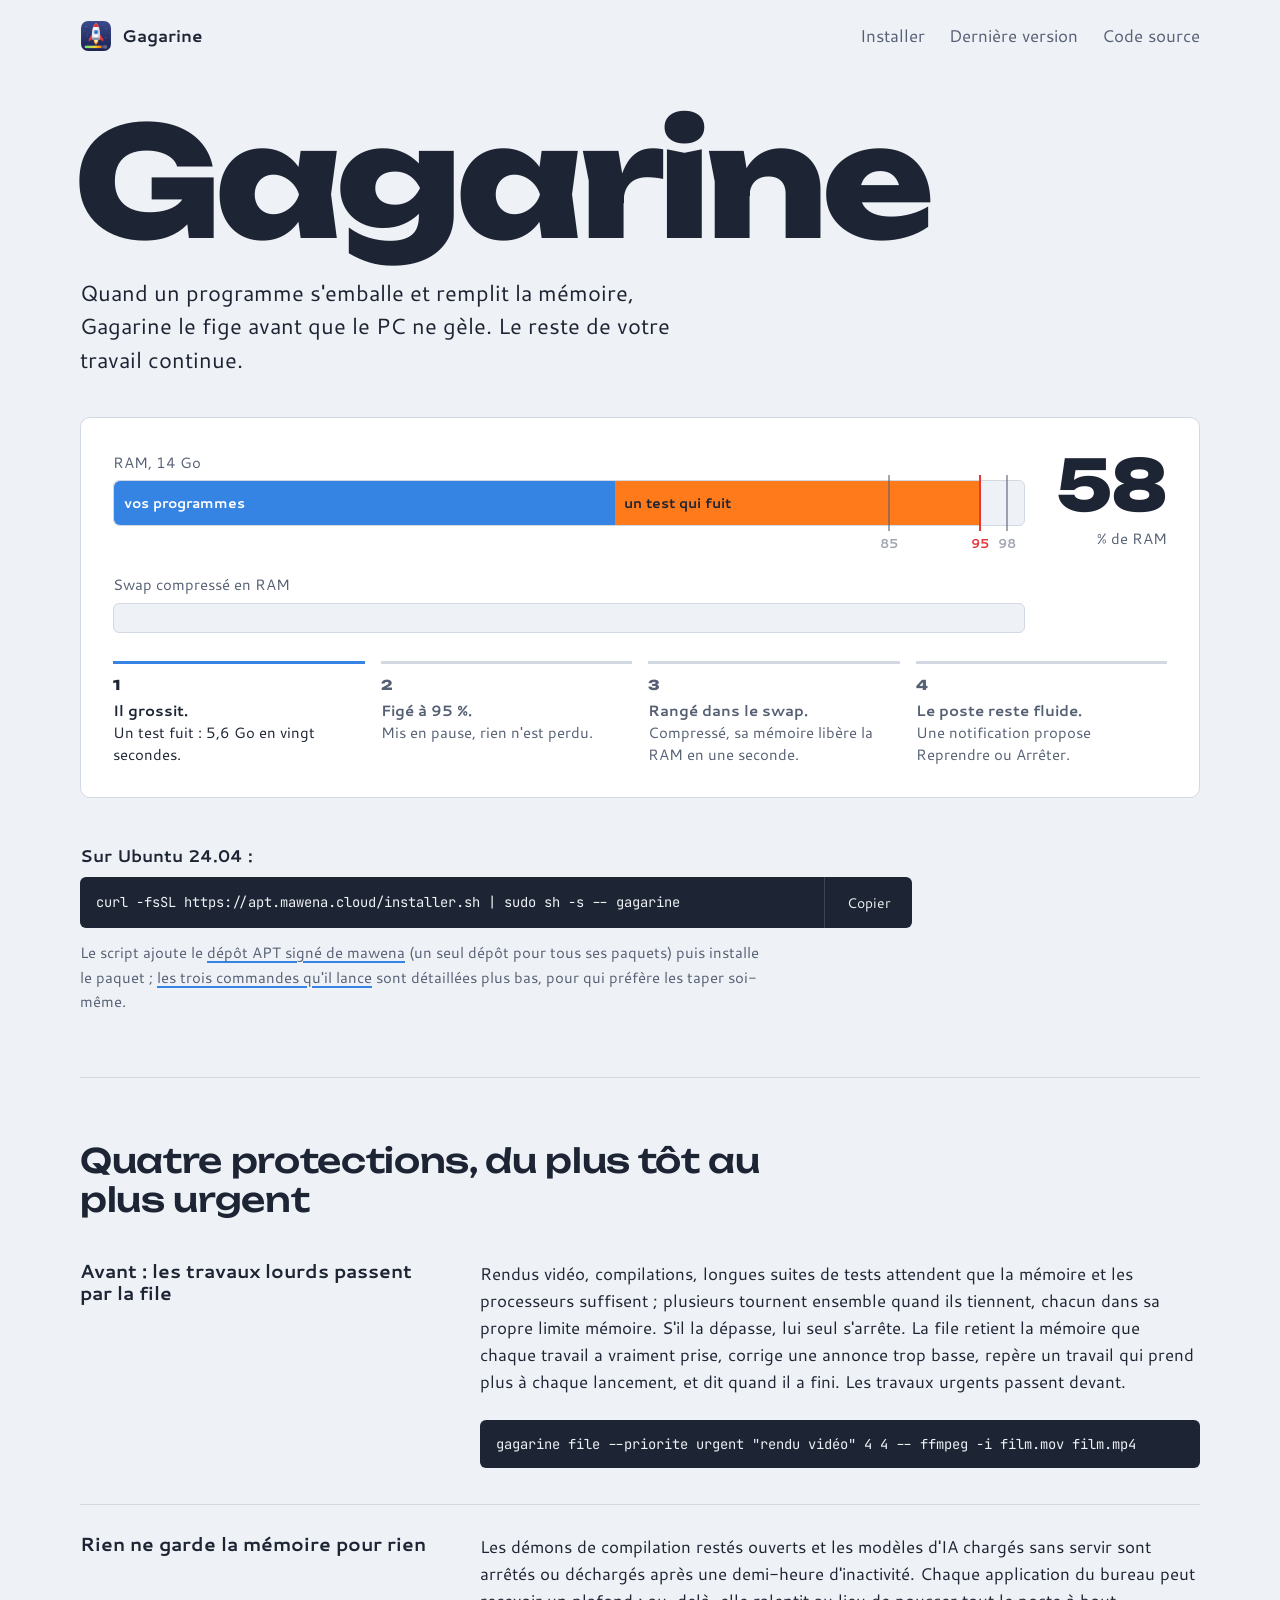
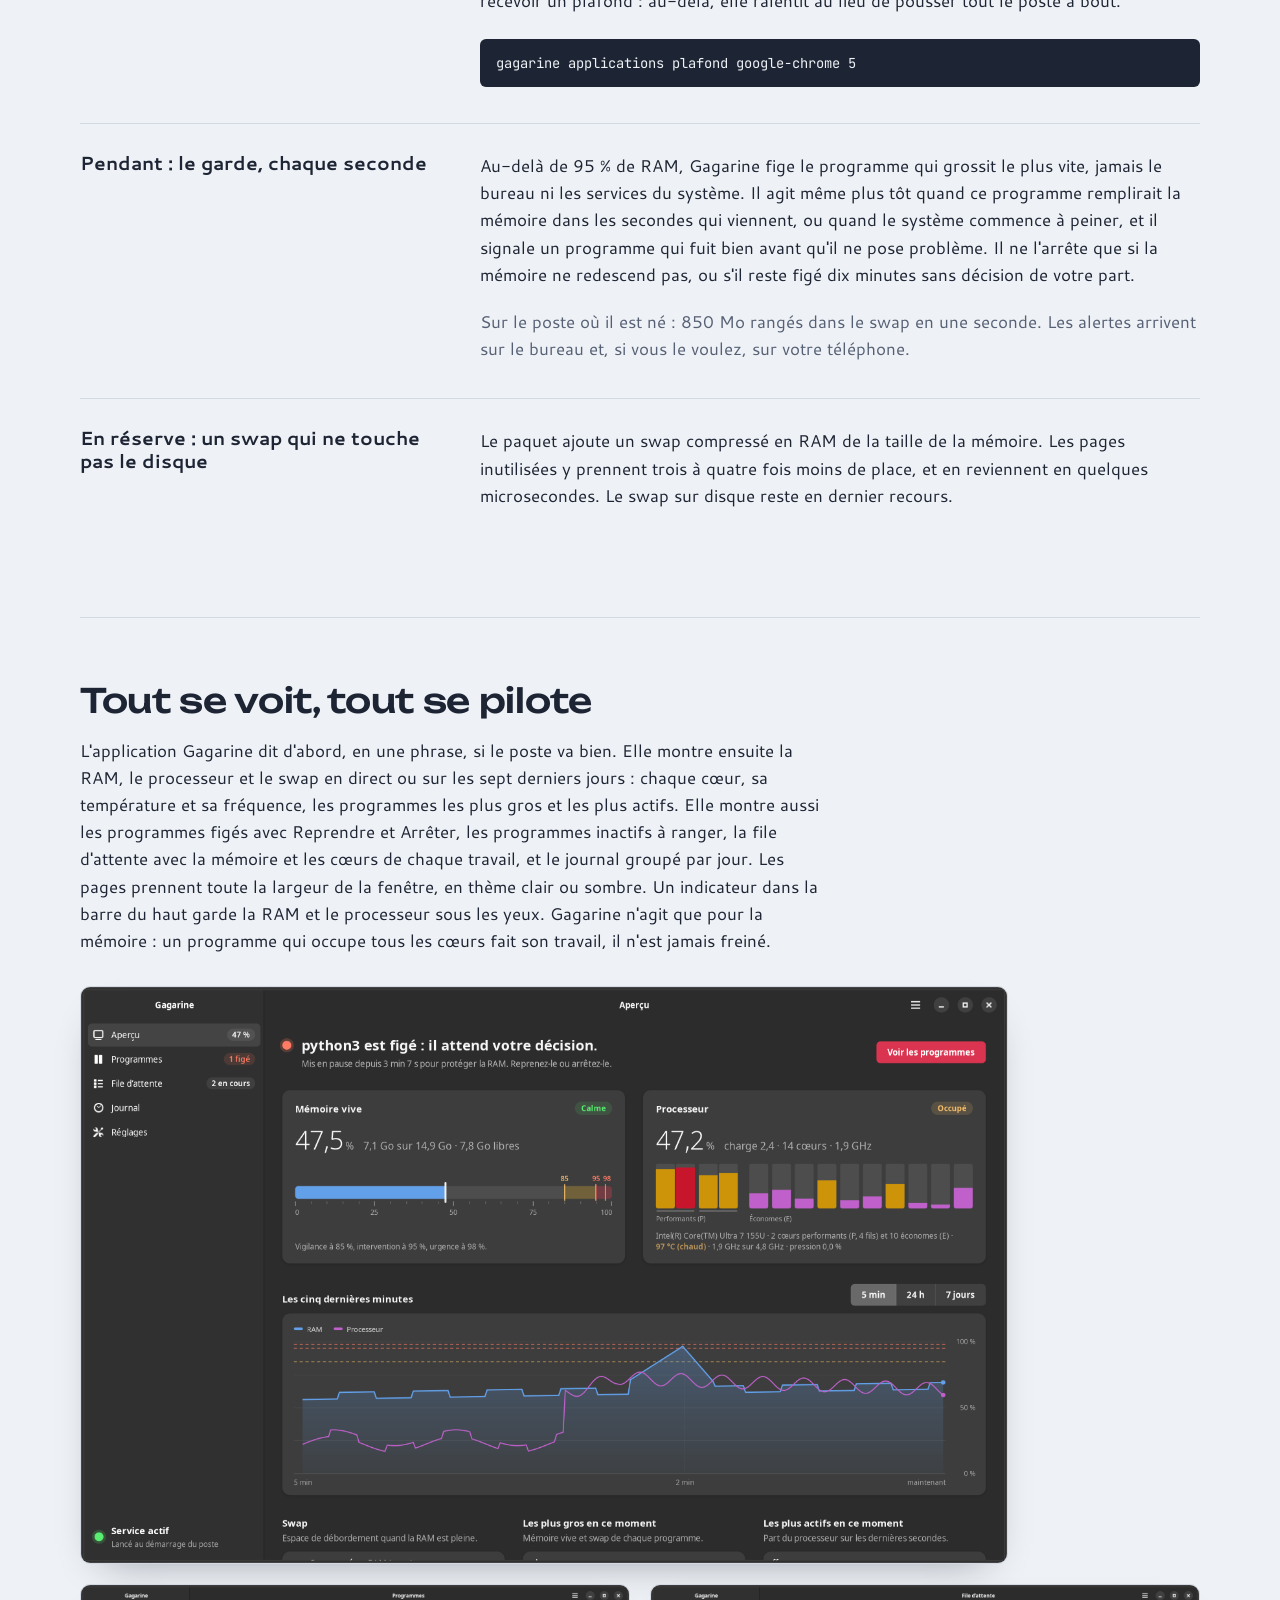
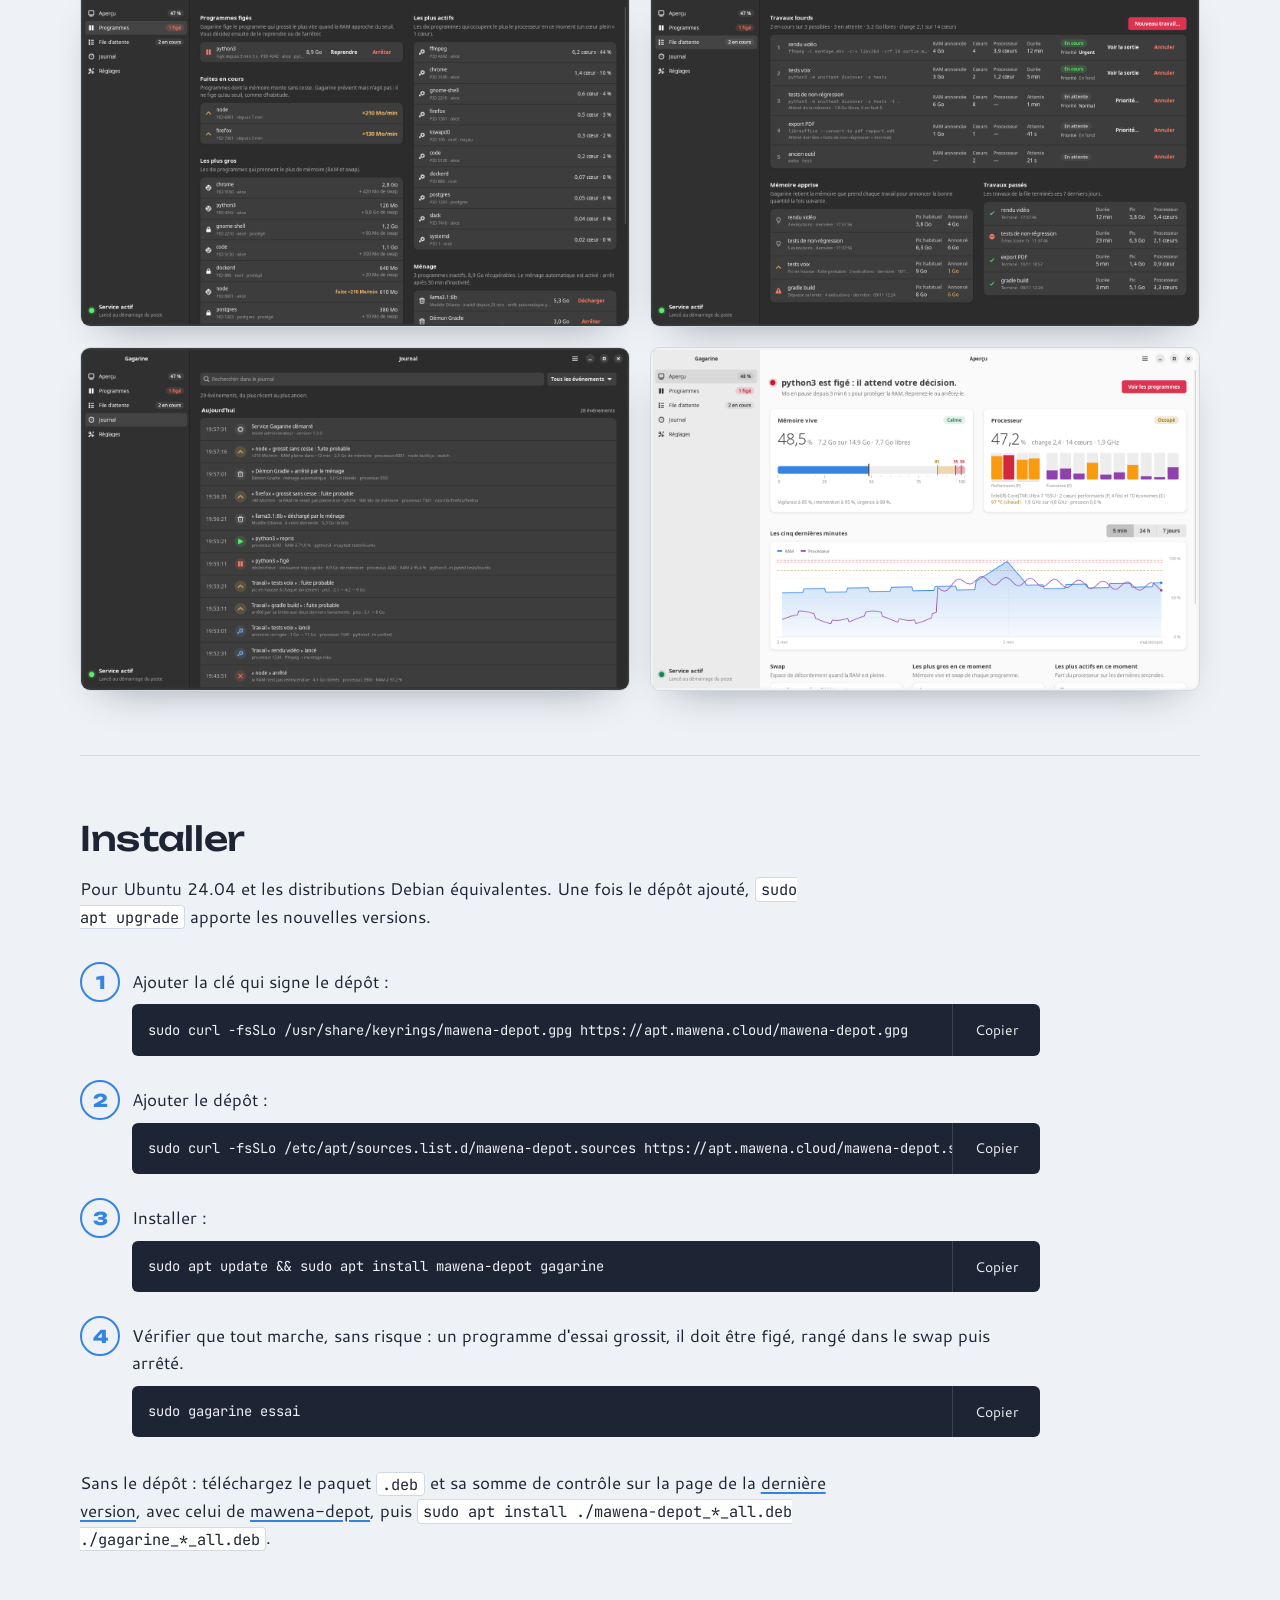
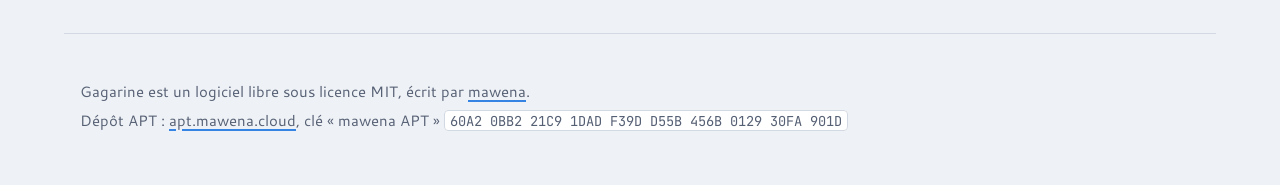
<file: index.html>
<!doctype html>
<html lang="fr">
<head>
<meta charset="utf-8">
<meta name="viewport" content="width=device-width, initial-scale=1">
<title>Gagarine, le garde-RAM du poste Linux</title>
<meta name="description" content="Gagarine fige le programme qui remplit la mémoire avant que le PC ne gèle. File d'attente des travaux lourds, swap compressé, interface GNOME. Installation par apt sur Ubuntu.">
<meta name="theme-color" content="#eef1f5" media="(prefers-color-scheme: light)">
<meta name="theme-color" content="#141a26" media="(prefers-color-scheme: dark)">
<link rel="icon" href="icone.svg" type="image/svg+xml">
<link rel="preconnect" href="https://fonts.googleapis.com">
<link rel="preconnect" href="https://fonts.gstatic.com" crossorigin>
<link href="https://fonts.googleapis.com/css2?family=Cantarell:wght@400;700&family=JetBrains+Mono:wght@400;600&family=Unbounded:wght@500;800&display=swap" rel="stylesheet">
<link rel="stylesheet" href="style.css">
</head>
<body>

<header class="entete">
  <a class="marque" href="./"><img src="icone.svg" alt="" width="32" height="32"><span>Gagarine</span></a>
  <nav aria-label="Liens du projet">
    <a href="#installer">Installer</a>
    <a href="https://github.com/mawena/gagarine/releases/latest">Dernière version</a>
    <a href="https://github.com/mawena/gagarine">Code source</a>
  </nav>
</header>

<main>
  <section class="ouverture" aria-labelledby="titre">
    <h1 id="titre">Gagarine</h1>
    <p class="chapeau">Quand un programme s'emballe et remplit la mémoire, Gagarine le fige avant que le PC ne gèle. Le reste de votre travail continue.</p>

    <figure class="scene" aria-describedby="scene-texte">
      <div class="compteur" aria-hidden="true"><span class="compteur-valeur" id="compteur">55</span><span class="compteur-unite">% de RAM</span></div>

      <div class="piste piste-ram" aria-hidden="true">
        <div class="piste-nom">RAM, 14 Go</div>
        <div class="rail">
          <div class="seg seg-autres" style="--l: 55%"><span>vos programmes</span></div>
          <div class="seg seg-coupable" id="coupable"><span>un test qui fuit</span></div>
          <div class="seg seg-zram" id="zram-ram"></div>
          <i class="repere" style="--x: 85%"><b>85</b></i>
          <i class="repere repere-seuil" style="--x: 95%"><b>95</b></i>
          <i class="repere" style="--x: 98%"><b>98</b></i>
        </div>
      </div>

      <div class="piste piste-swap" aria-hidden="true">
        <div class="piste-nom">Swap compressé en RAM</div>
        <div class="rail rail-swap">
          <div class="seg seg-range" id="range"><span>5,6 Go rangés dans 1,6 Go</span></div>
        </div>
      </div>

      <ol class="etapes" id="etapes">
        <li data-etape="1"><strong>Il grossit.</strong> Un test fuit : 5,6 Go en vingt secondes.</li>
        <li data-etape="2"><strong>Figé à 95 %.</strong> Mis en pause, rien n'est perdu.</li>
        <li data-etape="3"><strong>Rangé dans le swap.</strong> Compressé, sa mémoire libère la RAM en une seconde.</li>
        <li data-etape="4"><strong>Le poste reste fluide.</strong> Une notification propose Reprendre ou Arrêter.</li>
      </ol>
      <figcaption id="scene-texte" class="lecteur">Illustration : la RAM monte de 55 à 95 % à cause d'un test qui fuit ; Gagarine le fige, le range dans le swap compressé, et la RAM redescend à 66 %.</figcaption>
      <button class="rejouer" id="rejouer" type="button" hidden>Rejouer</button>
    </figure>

    <div class="installation-courte">
      <p>Sur Ubuntu 24.04 :</p>
      <div class="commande">
        <pre><code id="cmd-courte">curl -fsSL https://apt.mawena.cloud/installer.sh | sudo sh -s -- gagarine</code></pre>
        <button type="button" class="copier" data-cible="cmd-courte">Copier</button>
      </div>
      <p class="nuance">Le script ajoute le <a href="https://apt.mawena.cloud/">dépôt APT signé de mawena</a> (un seul dépôt pour tous ses paquets) puis installe le paquet ; <a href="#installer">les trois commandes qu'il lance</a> sont détaillées plus bas, pour qui préfère les taper soi-même.</p>
    </div>
  </section>

  <section class="protections" aria-labelledby="protections-titre">
    <h2 id="protections-titre">Quatre protections, du plus tôt au plus urgent</h2>

    <div class="protection">
      <h3>Avant : les travaux lourds passent par la file</h3>
      <p>Rendus vidéo, compilations, longues suites de tests attendent que la mémoire et les processeurs suffisent ; plusieurs tournent ensemble quand ils tiennent, chacun dans sa propre limite mémoire. S'il la dépasse, lui seul s'arrête. La file retient la mémoire que chaque travail a vraiment prise, corrige une annonce trop basse, repère un travail qui prend plus à chaque lancement, et dit quand il a fini. Les travaux urgents passent devant.</p>
      <pre class="exemple"><code>gagarine file --priorite urgent "rendu vidéo" 4 4 -- ffmpeg -i film.mov film.mp4</code></pre>
    </div>

    <div class="protection">
      <h3>Rien ne garde la mémoire pour rien</h3>
      <p>Les démons de compilation restés ouverts et les modèles d'IA chargés sans servir sont arrêtés ou déchargés après une demi-heure d'inactivité. Chaque application du bureau peut recevoir un plafond : au-delà, elle ralentit au lieu de pousser tout le poste à bout.</p>
      <pre class="exemple"><code>gagarine applications plafond google-chrome 5</code></pre>
    </div>

    <div class="protection">
      <h3>Pendant : le garde, chaque seconde</h3>
      <p>Au-delà de 95 % de RAM, Gagarine fige le programme qui grossit le plus vite, jamais le bureau ni les services du système. Il agit même plus tôt quand ce programme remplirait la mémoire dans les secondes qui viennent, ou quand le système commence à peiner, et il signale un programme qui fuit bien avant qu'il ne pose problème. Il ne l'arrête que si la mémoire ne redescend pas, ou s'il reste figé dix minutes sans décision de votre part.</p>
      <p class="fait">Sur le poste où il est né : 850 Mo rangés dans le swap en une seconde. Les alertes arrivent sur le bureau et, si vous le voulez, sur votre téléphone.</p>
    </div>

    <div class="protection">
      <h3>En réserve : un swap qui ne touche pas le disque</h3>
      <p>Le paquet ajoute un swap compressé en RAM de la taille de la mémoire. Les pages inutilisées y prennent trois à quatre fois moins de place, et en reviennent en quelques microsecondes. Le swap sur disque reste en dernier recours.</p>
    </div>
  </section>

  <section class="ecrans" aria-labelledby="ecrans-titre">
    <h2 id="ecrans-titre">Tout se voit, tout se pilote</h2>
    <p>L'application Gagarine dit d'abord, en une phrase, si le poste va bien. Elle montre ensuite la RAM, le processeur et le swap en direct ou sur les sept derniers jours : chaque cœur, sa température et sa fréquence, les programmes les plus gros et les plus actifs. Elle montre aussi les programmes figés avec Reprendre et Arrêter, les programmes inactifs à ranger, la file d'attente avec la mémoire et les cœurs de chaque travail, et le journal groupé par jour. Les pages prennent toute la largeur de la fenêtre, en thème clair ou sombre. Un indicateur dans la barre du haut garde la RAM et le processeur sous les yeux. Gagarine n'agit que pour la mémoire : un programme qui occupe tous les cœurs fait son travail, il n'est jamais freiné.</p>
    <div class="galerie">
      <figure class="capture capture-grande">
        <img src="captures/apercu-large.png" alt="Page Aperçu : phrase d'état avec son voyant, échelle graduée de la RAM, cœurs du processeur et courbe des cinq dernières minutes" width="1430" height="890" loading="lazy">
      </figure>
      <figure class="capture">
        <img src="captures/programmes-large.png" alt="Page Programmes en deux colonnes : programme figé avec Reprendre et Arrêter, fuites, plus gros et plus actifs" width="1430" height="890" loading="lazy">
      </figure>
      <figure class="capture">
        <img src="captures/file-large.png" alt="Page File d'attente : travaux en colonnes (RAM, cœurs, processeur, durée), mémoire apprise et travaux passés" width="1430" height="890" loading="lazy">
      </figure>
      <figure class="capture">
        <img src="captures/journal-large.png" alt="Page Journal : événements groupés par jour, l'heure à gauche comme une frise" width="1430" height="890" loading="lazy">
      </figure>
      <figure class="capture">
        <img src="captures/apercu-clair.png" alt="Page Aperçu en thème clair" width="1430" height="890" loading="lazy">
      </figure>
    </div>
  </section>

  <section class="installer" id="installer" aria-labelledby="installer-titre">
    <h2 id="installer-titre">Installer</h2>
    <p>Pour Ubuntu 24.04 et les distributions Debian équivalentes. Une fois le dépôt ajouté, <code>sudo apt upgrade</code> apporte les nouvelles versions.</p>
    <ol class="pas">
      <li>
        <p>Ajouter la clé qui signe le dépôt :</p>
        <div class="commande"><pre><code id="cmd-cle">sudo curl -fsSLo /usr/share/keyrings/mawena-depot.gpg https://apt.mawena.cloud/mawena-depot.gpg</code></pre><button type="button" class="copier" data-cible="cmd-cle">Copier</button></div>
      </li>
      <li>
        <p>Ajouter le dépôt :</p>
        <div class="commande"><pre><code id="cmd-source">sudo curl -fsSLo /etc/apt/sources.list.d/mawena-depot.sources https://apt.mawena.cloud/mawena-depot.sources</code></pre><button type="button" class="copier" data-cible="cmd-source">Copier</button></div>
      </li>
      <li>
        <p>Installer :</p>
        <div class="commande"><pre><code id="cmd-installer">sudo apt update && sudo apt install mawena-depot gagarine</code></pre><button type="button" class="copier" data-cible="cmd-installer">Copier</button></div>
      </li>
      <li>
        <p>Vérifier que tout marche, sans risque : un programme d'essai grossit, il doit être figé, rangé dans le swap puis arrêté.</p>
        <div class="commande"><pre><code id="cmd-essai">sudo gagarine essai</code></pre><button type="button" class="copier" data-cible="cmd-essai">Copier</button></div>
      </li>
    </ol>
    <p>Sans le dépôt : téléchargez le paquet <code>.deb</code> et sa somme de contrôle sur la page de la <a href="https://github.com/mawena/gagarine/releases/latest">dernière version</a>, avec celui de <a href="https://apt.mawena.cloud/pool/main/depot/mawena-depot_0.2.1_all.deb">mawena-depot</a>, puis <code>sudo apt install ./mawena-depot_*_all.deb ./gagarine_*_all.deb</code>.</p>
  </section>
</main>

<footer class="pied">
  <p>Gagarine est un logiciel libre sous licence MIT, écrit par <a href="https://github.com/mawena">mawena</a>.</p>
  <p>Dépôt APT : <a href="https://apt.mawena.cloud/">apt.mawena.cloud</a>, clé « mawena APT » <code>60A2 0BB2 21C9 1DAD F39D D55B 456B 0129 30FA 901D</code></p>
</footer>

<script src="gagarine.js" defer></script>
</body>
</html>
</file>
<file: style.css>
/* Gagarine : page d'accueil. Couleurs reprises de l'icône (fusée, flamme) et de GNOME (bleu Adwaita). */
:root {
  --fond: #eef1f5;          /* aluminium, comme le métal de la fusée */
  --surface: #ffffff;
  --encre: #1d2433;
  --discret: #566074;
  --trait: #d3d9e2;
  --ram: #3584e4;           /* bleu de la jauge de l'application */
  --flamme: #ff7a1a;        /* le programme qui s'emballe */
  --givre: #9fd0f2;         /* figé */
  --givre-fonce: #5fa8dc;
  --seuil: #e5383b;         /* rouge de l'icône */
  --code-fond: #1d2433;
  --code-encre: #eef1f5;
  --rayon: 6px;
  --large: 72rem;
  --texte: 68ch;
  color-scheme: light dark;
}

@media (prefers-color-scheme: dark) {
  :root {
    --fond: #141a26;
    --surface: #1c2433;
    --encre: #e6eaf1;
    --discret: #9aa4b6;
    --trait: #2e3850;
    --givre: #8cc4ec;
    --givre-fonce: #4f97cc;
    --code-fond: #0f141d;
    --code-encre: #e6eaf1;
  }
}

*, *::before, *::after { box-sizing: border-box; }

html { -webkit-text-size-adjust: 100%; scroll-behavior: smooth; }
@media (prefers-reduced-motion: reduce) { html { scroll-behavior: auto; } }

body {
  margin: 0;
  background: var(--fond);
  color: var(--encre);
  font-family: Cantarell, "Noto Sans", "DejaVu Sans", system-ui, sans-serif;
  font-size: 1.0625rem;
  line-height: 1.6;
}

a { color: inherit; text-decoration-color: var(--ram); text-decoration-thickness: 2px; text-underline-offset: 3px; }
a:hover { color: var(--ram); }
:focus-visible { outline: 3px solid var(--ram); outline-offset: 3px; border-radius: 2px; }

code, pre { font-family: "JetBrains Mono", "DejaVu Sans Mono", ui-monospace, monospace; font-size: 0.9em; }
p code, li > p code { background: var(--surface); border: 1px solid var(--trait); border-radius: 4px; padding: 0.05em 0.35em; }

h1, h2, h3 { font-family: Unbounded, Cantarell, sans-serif; line-height: 1.15; margin: 0; }
h2 { font-weight: 500; font-size: clamp(1.5rem, 3.2vw, 2.1rem); letter-spacing: -0.01em; max-width: 24ch; }
h3 { font-family: Cantarell, sans-serif; font-weight: 700; font-size: 1.2rem; }

.lecteur { position: absolute; width: 1px; height: 1px; overflow: hidden; clip: rect(0 0 0 0); white-space: nowrap; }

/* ---- En-tête ---------------------------------------------------------------------------------------------------- */
.entete {
  max-width: var(--large); margin: 0 auto; padding: 1.25rem 1rem;
  display: flex; flex-wrap: wrap; gap: 0.75rem 2rem; align-items: center; justify-content: space-between;
}
.marque { display: inline-flex; align-items: center; gap: 0.6rem; text-decoration: none; font-weight: 700; }
.entete nav { display: flex; flex-wrap: wrap; gap: 0.25rem 1.5rem; }
.entete nav a { text-decoration: none; color: var(--discret); }
.entete nav a:hover { color: var(--encre); text-decoration: underline; text-decoration-color: var(--ram); }

main { max-width: var(--large); margin: 0 auto; padding: 0 1rem; }

/* ---- Ouverture : le nom, puis la scène de la jauge --------------------------------------------------------------- */
.ouverture { padding: 2.5rem 0 4rem; }
h1 {
  font-weight: 800;
  font-size: clamp(3.4rem, 13vw, 9.5rem);
  letter-spacing: -0.035em;
  line-height: 0.92;
  margin-left: -0.04em;
}
.chapeau { font-size: clamp(1.15rem, 2.2vw, 1.4rem); line-height: 1.5; max-width: 46ch; margin: 1.5rem 0 2.5rem; }

.scene {
  margin: 0;
  background: var(--surface);
  border: 1px solid var(--trait);
  border-radius: 10px;
  padding: clamp(1rem, 3vw, 2rem);
  display: grid;
  grid-template-columns: 1fr auto;
  grid-template-areas: "ram compteur" "swap compteur" "etapes etapes";
  gap: 1.25rem 2rem;
  position: relative;
}
.piste-ram { grid-area: ram; }
.piste-swap { grid-area: swap; }
.etapes { grid-area: etapes; }
.compteur { grid-area: compteur; align-self: start; text-align: right; font-family: Unbounded, sans-serif; }
.compteur-valeur { display: block; font-size: clamp(2.6rem, 7vw, 4.4rem); font-weight: 800; line-height: 1; font-variant-numeric: tabular-nums; }
.compteur-unite { display: block; color: var(--discret); font-family: Cantarell, sans-serif; font-size: 0.95rem; margin-top: 0.35rem; }
.scene.alerte .compteur-valeur { color: var(--seuil); }

.piste-nom { font-size: 0.95rem; color: var(--discret); margin-bottom: 0.4rem; }
.rail {
  position: relative; height: 46px;
  background: var(--fond); border: 1px solid var(--trait); border-radius: var(--rayon);
  margin-bottom: 1.6rem;             /* place pour les chiffres des repères */
}
.rail-swap { height: 30px; margin-bottom: 0; }

.seg {
  position: absolute; top: 0; bottom: 0; left: var(--d, 0%); width: var(--l, 0%);
  display: flex; align-items: center; overflow: hidden; white-space: nowrap;
  font-size: 0.85rem; font-weight: 700;
}
.seg span { padding: 0 0.6rem; }
.seg-autres { --d: 0%; background: var(--ram); color: #fff; border-radius: var(--rayon) 0 0 var(--rayon); }
.seg-coupable {
  --d: 55%; background: var(--flamme); color: #1d2433;
  transition: width 2.8s cubic-bezier(.55, 0, .9, .45), background-color .25s;
}
.seg-coupable.fige {
  background: repeating-linear-gradient(-45deg, var(--givre) 0 8px, #d8eefb 8px 16px);
  transition: width .9s ease-in-out, background-color .25s;
}
.seg-zram { --d: 55%; background: var(--givre-fonce); transition: width .9s ease-in-out; }
.seg-range {
  --d: 0%; background: repeating-linear-gradient(-45deg, var(--givre) 0 8px, #d8eefb 8px 16px); color: #1d2433;
  border-radius: var(--rayon) 0 0 var(--rayon); transition: width .9s ease-in-out;
}

.repere {
  position: absolute; top: -6px; bottom: -6px; left: var(--x); width: 2px; background: var(--discret); opacity: .55;
  font-style: normal;
}
.repere b {
  position: absolute; top: calc(100% + 2px); left: 50%; transform: translateX(-50%);
  font-size: 0.8rem; font-weight: 700; color: var(--discret); font-variant-numeric: tabular-nums;
}
.repere-seuil { background: var(--seuil); opacity: 1; }
.repere-seuil b { color: var(--seuil); }

.etapes {
  list-style: none; margin: 0.5rem 0 0; padding: 0;
  display: grid; grid-template-columns: repeat(4, minmax(0, 1fr)); gap: 1rem;
  counter-reset: etape;
}
.etapes li {
  counter-increment: etape;
  border-top: 3px solid var(--trait);
  padding-top: 0.7rem;
  color: var(--discret);
  font-size: 0.95rem;
  line-height: 1.45;
  transition: color .3s, border-color .3s;
}
.etapes li::before {
  content: counter(etape);
  font-family: Unbounded, sans-serif; font-weight: 800; font-size: 0.85rem;
  display: block; margin-bottom: 0.25rem;
}
.etapes strong { display: block; color: inherit; }
.etapes li.fait { color: var(--encre); border-color: var(--givre-fonce); }
.etapes li.actif { color: var(--encre); border-color: var(--ram); }
.etapes li[data-etape="2"].actif { border-color: var(--seuil); }

.rejouer {
  position: absolute; right: clamp(1rem, 3vw, 2rem); bottom: -1.1rem;
  font: inherit; font-size: 0.9rem; cursor: pointer;
  background: var(--surface); color: var(--encre); border: 1px solid var(--trait); border-radius: 999px;
  padding: 0.35rem 1rem;
}
.rejouer:hover { border-color: var(--ram); }

/* ---- Commandes ---------------------------------------------------------------------------------------------------- */
.installation-courte { margin-top: 2.75rem; max-width: 52rem; }
.installation-courte > p:first-child { margin: 0 0 0.5rem; font-weight: 700; }
.nuance { color: var(--discret); max-width: var(--texte); margin: 0.75rem 0 0; font-size: 0.95rem; }

.commande {
  display: flex; align-items: stretch;
  background: var(--code-fond); color: var(--code-encre);
  border-radius: var(--rayon); overflow: hidden;
}
.commande pre { margin: 0; padding: 0.85rem 1rem; overflow-x: auto; flex: 1; min-width: 0; }
.commande pre code { white-space: pre; }
.copier {
  flex: none; font: inherit; font-size: 0.85rem; cursor: pointer;
  background: transparent; color: var(--code-encre);
  border: 0; border-left: 1px solid rgba(255, 255, 255, .14);
  padding: 0 1rem; min-width: 5.5rem;
}
.copier:hover { background: rgba(255, 255, 255, .08); }
.copier.copie { color: var(--givre); }

/* ---- Protections -------------------------------------------------------------------------------------------------- */
section + section { border-top: 1px solid var(--trait); }
.protections, .ecrans, .installer { padding: 4rem 0; }

.protections h2 { margin-bottom: 2.5rem; }
.protection {
  display: grid; grid-template-columns: minmax(12rem, 22rem) minmax(0, 1fr);
  gap: 0.5rem 3rem; padding: 1.75rem 0; border-top: 1px solid var(--trait);
}
.protection:first-of-type { border-top: 0; padding-top: 0; }
.protection h3 { grid-row: span 3; }
.protection p { margin: 0; max-width: var(--texte); }
.protection .fait { color: var(--discret); margin-top: 0.75rem; }
.exemple {
  margin: 1rem 0 0; padding: 0.75rem 1rem; overflow-x: auto;
  background: var(--code-fond); color: var(--code-encre); border-radius: var(--rayon);
}

/* ---- Écrans -------------------------------------------------------------------------------------------------------- */
.ecrans > p { max-width: var(--texte); margin: 1rem 0 2rem; }
.galerie { display: grid; grid-template-columns: 1fr 1fr; gap: 1.25rem; }
.capture { margin: 0; }
.capture img {
  display: block; width: 100%; height: auto;
  border-radius: 10px; border: 1px solid var(--trait);
  box-shadow: 0 18px 40px -24px rgba(20, 30, 50, .45);
}
.capture-grande { grid-column: 1 / -1; max-width: 58rem; }

/* ---- Installer ----------------------------------------------------------------------------------------------------- */
.installer > p { max-width: var(--texte); }
.pas { margin: 2rem 0; padding: 0; list-style: none; counter-reset: pas; max-width: 60rem; }
.pas li { counter-increment: pas; display: grid; grid-template-columns: 2.5rem minmax(0, 1fr); column-gap: 0.75rem; margin-bottom: 1.5rem; }
.pas li::before {
  content: counter(pas);
  grid-row: span 2;
  font-family: Unbounded, sans-serif; font-weight: 800; font-size: 1.1rem;
  width: 2.5rem; height: 2.5rem; border-radius: 50%;
  display: grid; place-items: center;
  border: 2px solid var(--ram); color: var(--ram);
}
.pas p { margin: 0.35rem 0 0.6rem; }

/* ---- Pied ---------------------------------------------------------------------------------------------------------- */
.pied {
  max-width: var(--large); margin: 0 auto; padding: 2.5rem 1rem 3rem;
  border-top: 1px solid var(--trait); color: var(--discret); font-size: 0.95rem;
}
.pied p { margin: 0.3rem 0; }
.pied code { overflow-wrap: anywhere; }

/* ---- Petits écrans ------------------------------------------------------------------------------------------------ */
@media (max-width: 760px) {
  .scene { grid-template-columns: 1fr; grid-template-areas: "compteur" "ram" "swap" "etapes"; }
  .compteur { text-align: left; display: flex; align-items: baseline; gap: 0.6rem; }
  .compteur-unite { margin: 0; }
  .etapes { grid-template-columns: 1fr 1fr; }
  .seg span { display: none; }
  .repere:not(.repere-seuil):last-of-type b { display: none; }   /* 98 se lirait collé à 95 : le trait suffit */
  .protection { grid-template-columns: 1fr; }
  .protection h3 { grid-row: auto; }
  .galerie { grid-template-columns: 1fr; }
  .copier { min-width: 4.5rem; padding: 0 0.75rem; }
}
@media (max-width: 420px) {
  .etapes { grid-template-columns: 1fr; }
}
</file>
